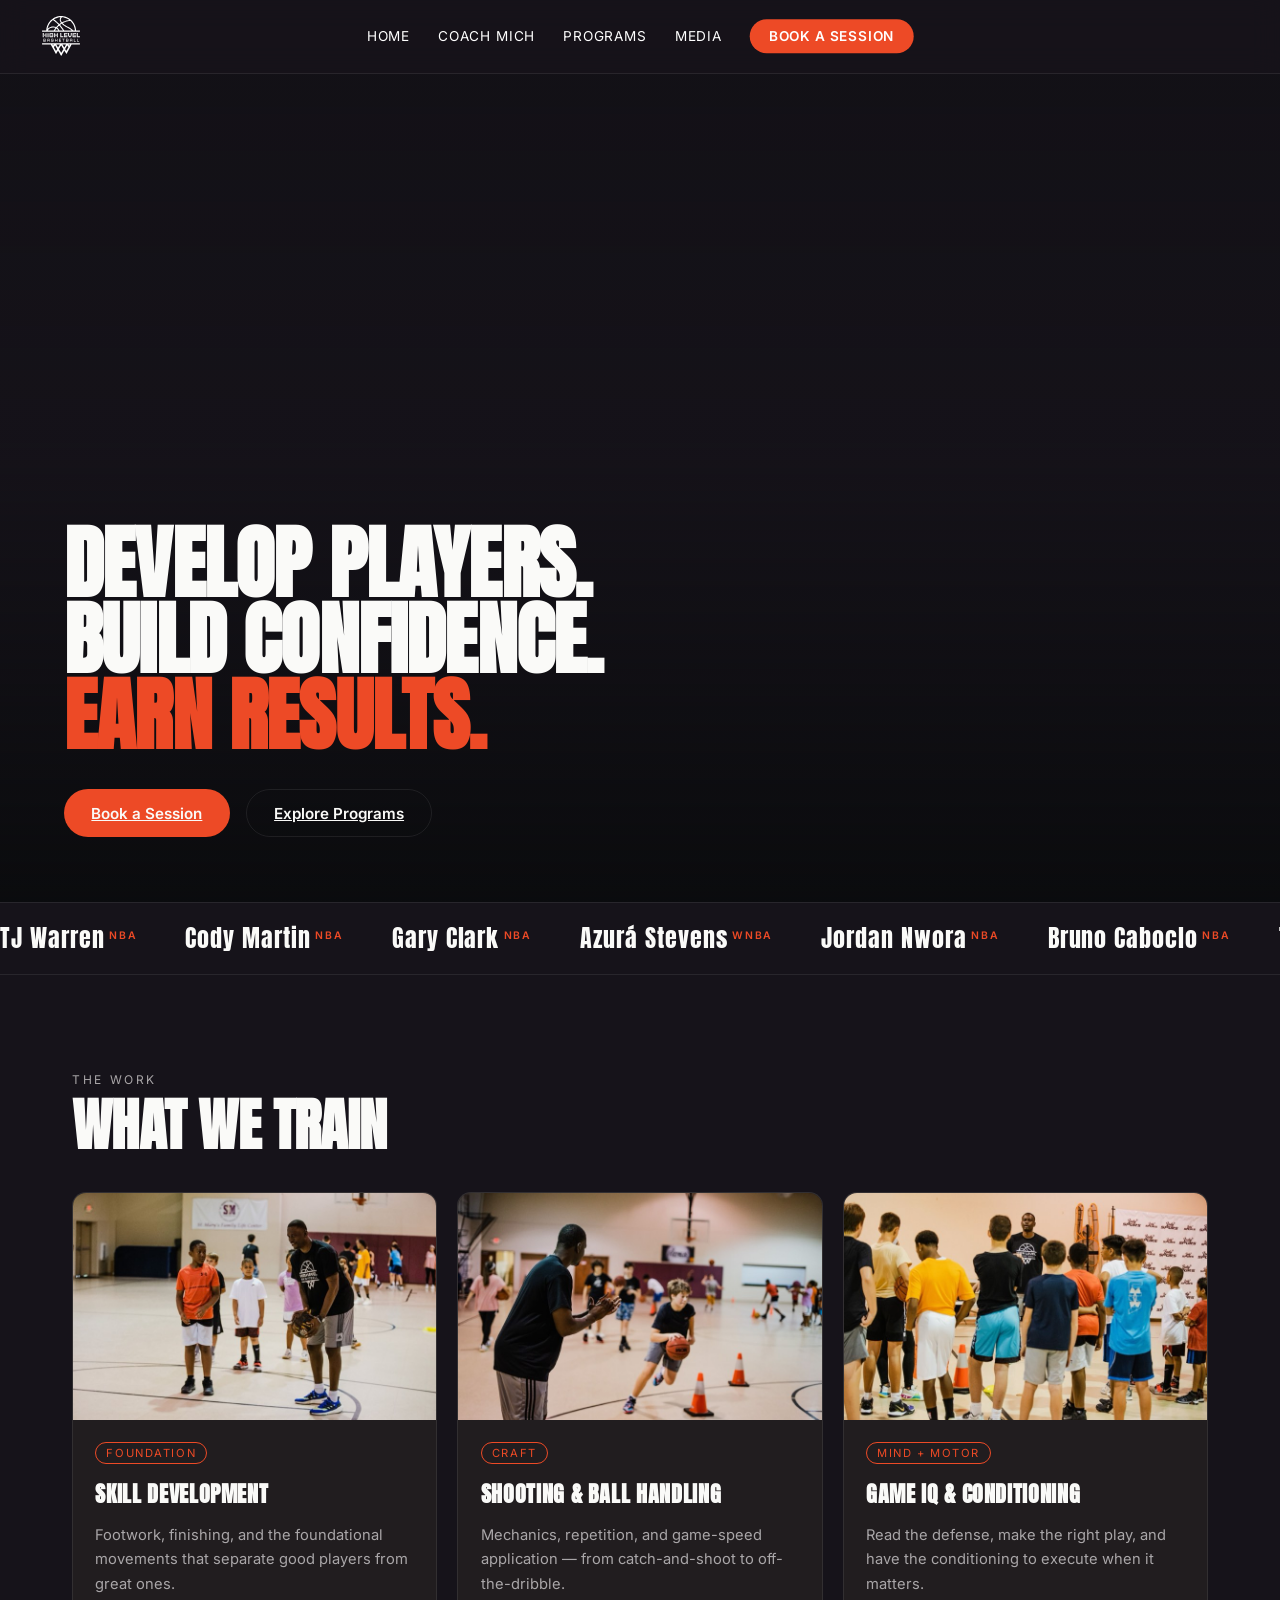
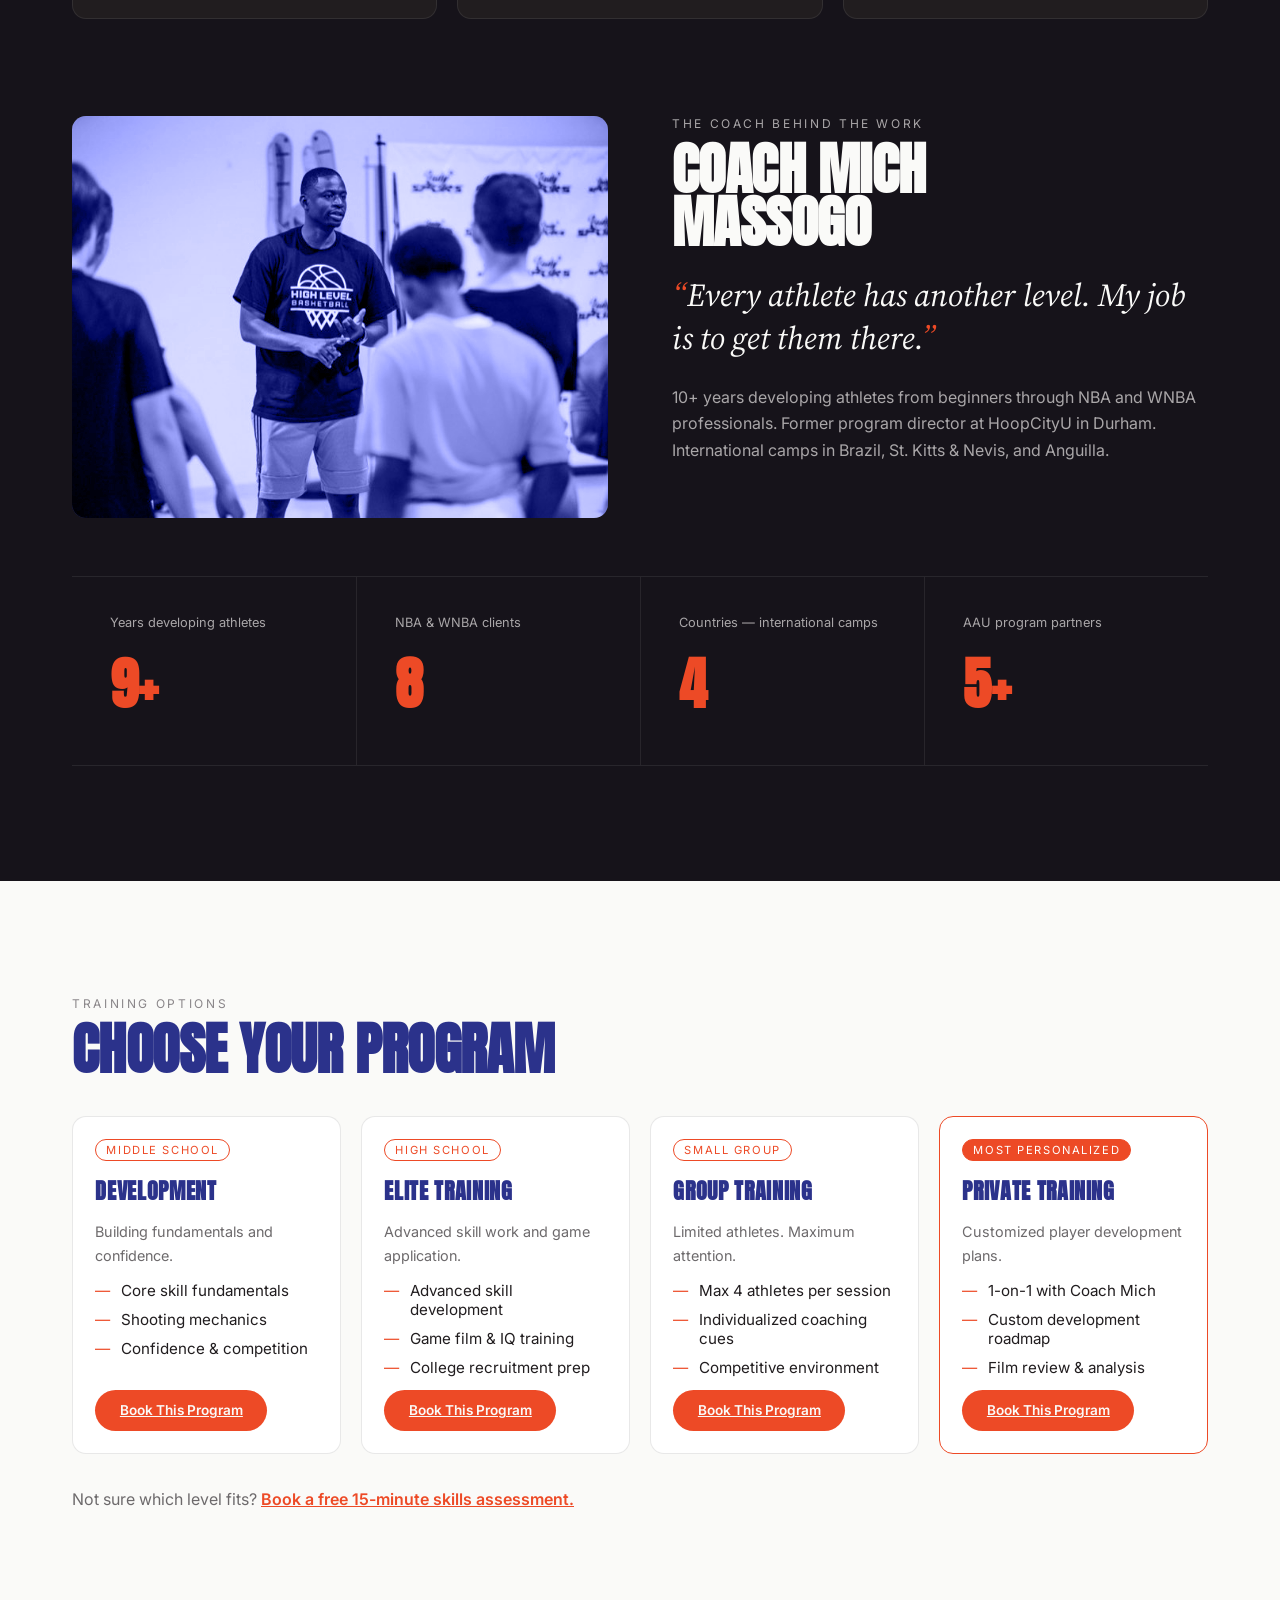
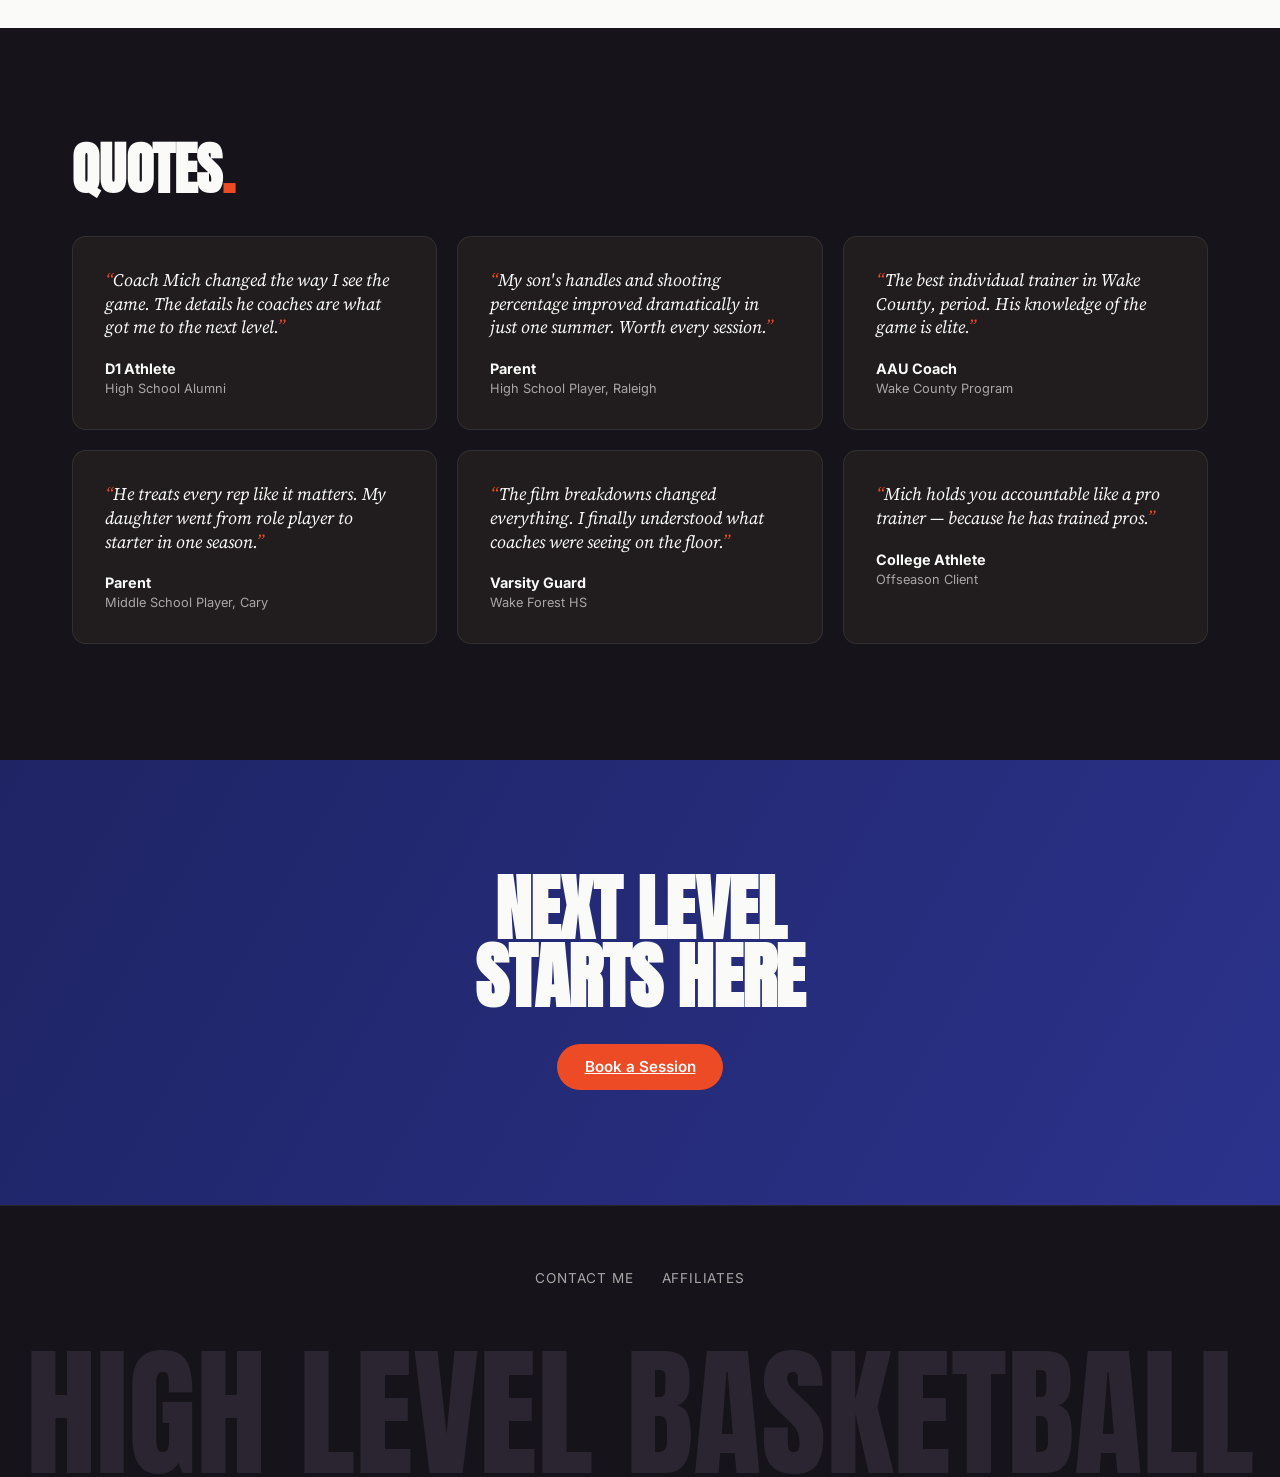
<file: index.html>
<!doctype html>
<html lang="en">
<head>
  <meta charset="utf-8">
  <meta name="viewport" content="width=device-width, initial-scale=1">
  <style>html{background:#16131a}body{opacity:0}</style>
  <title>High Level Basketball — Player Development in Wake County, NC</title>
  <link rel="preconnect" href="https://fonts.googleapis.com">
  <link rel="preconnect" href="https://fonts.gstatic.com" crossorigin>
  <link href="https://fonts.googleapis.com/css2?family=Anton&family=Source+Serif+4:ital,opsz,wght@0,8..60,400;1,8..60,400;1,8..60,600&family=Inter:wght@400;500;600&display=swap" rel="stylesheet">
  <link rel="stylesheet" href="assets/custom.css?v=9">
  <style>
    * { margin: 0; box-sizing: border-box; }
    body { -webkit-font-smoothing: antialiased; }
    .wrap { max-width: 1200px; margin-inline: auto; padding-inline: clamp(1.25rem, 4vw, 2rem); }
    .muted { color: var(--hlt-ink-dim); line-height: 1.65; }
    .grid-2 { display: grid; gap: clamp(2rem, 5vw, 4rem); grid-template-columns: repeat(auto-fit, minmax(320px, 1fr)); align-items: center; }
    .card-thumb { aspect-ratio: 16/10; overflow: hidden; }
    .card-thumb img { width: 100%; height: 100%; object-fit: cover; transition: transform 600ms var(--hlt-ease); }
    .hlt-card:hover .card-thumb img { transform: scale(1.04); }
    .card-body { padding: 1.4rem; display: grid; gap: .85rem; justify-items: start; }
    .card-body h3 { font-family: var(--hlt-font-display); font-size: 1.35rem; letter-spacing: .03em; text-transform: uppercase; }
    .testimonials { display: grid; gap: 1.25rem; grid-template-columns: repeat(auto-fit, minmax(300px, 1fr)); }
    .t-card { background: var(--hlt-surface); border: 1px solid var(--hlt-line); border-radius: 14px; padding: 2rem; display: grid; gap: 1.25rem; align-content: start; }
    .t-card cite { font-style: normal; }
    .t-card cite strong { display: block; font-size: .9rem; }
    .t-card cite span { font-size: .8rem; color: var(--hlt-ink-dim); }
    .cta-band { background: linear-gradient(120deg, var(--hlt-blue-dark), var(--hlt-blue)); text-align: center; }
    .hero-logo { width: clamp(72px, 9vw, 110px); margin-bottom: 1.5rem; }
    .hero-loc { display: flex; align-items: center; gap: .5em; }
    .hero-loc::before { content: ''; width: 8px; height: 8px; border-radius: 50%; background: var(--hlt-accent); }
    /* Coach: text column starts at the top edge of the photo */
    #coach .grid-2 { align-items: start; }
    /* Programs: equal-height cards, CTA pinned to bottom so all
       "Book This Program" buttons sit on the same line per row */
    #programs .hlt-card { display: flex; flex-direction: column; }
    #programs .card-body { flex: 1; display: flex; flex-direction: column; align-items: flex-start; gap: .85rem; }
    #programs .card-body .hlt-btn { margin-top: auto; }
    /* Results fold-in: alumni wall + path (from the retired Results page) */
    .alumni-grid { display: grid; gap: 1px; background: var(--hlt-line); border: 1px solid var(--hlt-line); border-radius: 14px; overflow: hidden; grid-template-columns: repeat(auto-fill, minmax(220px, 1fr)); }
    .alum { background: var(--hlt-bg); padding: 1.6rem 1.5rem; display: grid; gap: .35rem; transition: background var(--hlt-dur) var(--hlt-ease); }
    .alum:hover { background: var(--hlt-surface); }
    .alum strong { font-family: var(--hlt-font-display); font-size: 1.25rem; letter-spacing: .03em; text-transform: uppercase; }
    .alum .league { font-size: .68rem; font-weight: 600; letter-spacing: .18em; color: var(--hlt-accent); }
    .alum.d1 .league, .alum.pro .league { color: var(--hlt-ink-dim); }
    a.alum-cta { text-decoration: none; color: inherit; background: var(--hlt-accent); }
    a.alum-cta:hover { background: var(--hlt-accent); filter: brightness(1.08); }
    a.alum-cta strong { color: #fff; }
    a.alum-cta .league { color: rgba(255,255,255,.85); }
  </style>
</head>
<body data-hlt-theme="dark">

  <nav class="hlt-nav">
    <a class="hlt-nav__logo" href="index.html"><img src="assets/hlb-logo-mono-white.svg" alt="High Level Basketball"></a>
    <div class="hlt-nav__links">
      <a href="index.html" aria-current="page">Home</a>
      <a href="#coach">Coach Mich</a>
      <a href="#programs">Programs</a>
      <a href="film-room.html">Media</a>
      <a class="hlt-btn" href="book.html" style="padding:.65em 1.4em">Book a Session</a>
    </div>
  </nav>

  <!-- HERO — fog film + fragment logo-build overlay + CSS text sequence.
       (The one-film cinematic take is archived at assets/video/hero-sequence.mp4;
       its hoop-energy moment is earmarked for reuse.) -->
  <header class="hlt-hero" id="hero">
    <div class="hlt-hero__media">
      <video autoplay muted playsinline>
        <source src="assets/hero-loop.mp4" type="video/mp4">
      </video>
    </div>
    <video class="hlt-brand-video" autoplay muted playsinline aria-hidden="true">
      <source src="assets/logo-build.mp4" type="video/mp4">
    </video>
    <div data-hlt-scrollseq>
      <h1 class="hlt-display" style="font-size:clamp(2.5rem,7vw,5rem)">
        <span class="hlt-seq" data-hlt-step="1">Develop players.</span><br>
        <span data-hlt-step="1" data-hlt-build="0.55" data-hlt-build-step="0.07">Build confidence.</span><br>
        <span class="hlt-seq" data-hlt-step="1" style="color:var(--hlt-accent); animation-delay:1.7s"><span class="hlt-earn" style="animation-delay:2.5s">Earn</span> results.</span>
      </h1>
      <div class="hlt-seq" data-hlt-step="1" style="display:flex; gap:1rem; margin-top:2.25rem; flex-wrap:wrap; animation-delay:2.9s">
        <a class="hlt-btn" href="book.html">Book a Session</a>
        <a class="hlt-btn hlt-btn--ghost" href="#programs">Explore Programs</a>
      </div>
    </div>
  </header>

  <!-- ALUMNI MARQUEE -->
  <div class="hlt-marquee" aria-label="Alumni">
    <div class="hlt-marquee__track">
      <span class="hlt-marquee__item">TJ Warren<small>NBA</small></span>
      <span class="hlt-marquee__item">Cody Martin<small>NBA</small></span>
      <span class="hlt-marquee__item">Gary Clark<small>NBA</small></span>
      <span class="hlt-marquee__item">Azurá Stevens<small>WNBA</small></span>
      <span class="hlt-marquee__item">Jordan Nwora<small>NBA</small></span>
      <span class="hlt-marquee__item">Bruno Caboclo<small>NBA</small></span>
      <span class="hlt-marquee__item">Terry Henderson<small>PRO</small></span>
      <span class="hlt-marquee__item">Dez Wells<small>D1</small></span>
      <span class="hlt-marquee__item">Cedric Simmons<small>NBA</small></span>
    </div>
    <div class="hlt-marquee__track" aria-hidden="true">
      <span class="hlt-marquee__item">TJ Warren<small>NBA</small></span>
      <span class="hlt-marquee__item">Cody Martin<small>NBA</small></span>
      <span class="hlt-marquee__item">Gary Clark<small>NBA</small></span>
      <span class="hlt-marquee__item">Azurá Stevens<small>WNBA</small></span>
      <span class="hlt-marquee__item">Jordan Nwora<small>NBA</small></span>
      <span class="hlt-marquee__item">Bruno Caboclo<small>NBA</small></span>
      <span class="hlt-marquee__item">Terry Henderson<small>PRO</small></span>
      <span class="hlt-marquee__item">Dez Wells<small>D1</small></span>
      <span class="hlt-marquee__item">Cedric Simmons<small>NBA</small></span>
    </div>
  </div>

  <!-- WHAT WE TRAIN -->
  <section class="hlt-section wrap" data-hlt-reveal style="padding-top:clamp(3.36rem,7.56vw,6.72rem); padding-bottom:clamp(1.68rem,3.78vw,3.36rem)">
    <p class="hlt-eyebrow" style="margin-bottom:.75rem">The work</p>
    <h2 class="hlt-display" style="font-size:clamp(2rem,5vw,3.5rem); margin-bottom:2.5rem">What we train</h2>
    <div class="hlt-cards">
      <article class="hlt-card">
        <div class="card-thumb"><img src="assets/img/hlb-photo-4.jpg" alt=""></div>
        <div class="card-body">
          <span class="hlt-card__tag">Foundation</span>
          <h3>Skill Development</h3>
          <p class="muted" style="font-size:.92rem">Footwork, finishing, and the foundational movements that separate good players from great ones.</p>
        </div>
      </article>
      <article class="hlt-card">
        <div class="card-thumb"><img src="assets/img/hlb-photo-2.jpg" alt=""></div>
        <div class="card-body">
          <span class="hlt-card__tag">Craft</span>
          <h3>Shooting &amp; Ball Handling</h3>
          <p class="muted" style="font-size:.92rem">Mechanics, repetition, and game-speed application — from catch-and-shoot to off-the-dribble.</p>
        </div>
      </article>
      <article class="hlt-card">
        <div class="card-thumb"><img src="assets/img/hlb-photo-7.jpg" alt=""></div>
        <div class="card-body">
          <span class="hlt-card__tag">Mind + Motor</span>
          <h3>Game IQ &amp; Conditioning</h3>
          <p class="muted" style="font-size:.92rem">Read the defense, make the right play, and have the conditioning to execute when it matters.</p>
        </div>
      </article>
    </div>
  </section>

  <!-- COACH -->
  <section id="coach" class="hlt-section wrap" data-hlt-reveal style="padding-top:clamp(1.68rem,3.78vw,3.36rem); padding-bottom:clamp(1rem,2.25vw,2rem)">
    <div class="grid-2">
      <div class="hlt-duotone" style="aspect-ratio:4/3">
        <img src="assets/img/hlb-photo-6.jpg" alt="Coach Mich Massogo coaching a group session">
      </div>
      <div>
        <p class="hlt-eyebrow" style="margin-bottom:.75rem">The coach behind the work</p>
        <h2 class="hlt-display" style="font-size:clamp(2rem,5vw,3.5rem)">Coach Mich<br>Massogo</h2>
        <p class="hlt-quote" style="margin:1.5rem 0">Every athlete has another level. My job is to get them there.</p>
        <p class="muted">10+ years developing athletes from beginners through NBA and WNBA professionals. Former program director at HoopCityU in Durham. International camps in Brazil, St. Kitts &amp; Nevis, and Anguilla.</p>
      </div>
    </div>
  </section>

  <!-- PROOF BAR -->
  <section class="hlt-section wrap" data-hlt-reveal style="padding-top:clamp(1rem,2.25vw,2rem)">
    <div class="hlt-stats">
      <div class="hlt-stat">
        <p class="hlt-stat__label">Years developing athletes</p>
        <p class="hlt-stat__value"><span data-hlt-count="10" data-hlt-suffix="+">0</span></p>
      </div>
      <div class="hlt-stat">
        <p class="hlt-stat__label">NBA &amp; WNBA clients</p>
        <p class="hlt-stat__value"><span data-hlt-count="9">0</span></p>
      </div>
      <div class="hlt-stat">
        <p class="hlt-stat__label">Countries — international camps</p>
        <p class="hlt-stat__value"><span data-hlt-count="4">0</span></p>
      </div>
      <div class="hlt-stat">
        <p class="hlt-stat__label">AAU program partners</p>
        <p class="hlt-stat__value"><span data-hlt-count="5" data-hlt-suffix="+">0</span></p>
      </div>
    </div>
  </section>

  <!-- PROGRAMS -->
  <section id="programs" class="hlt-section hlt-paper">
    <div class="wrap" data-hlt-reveal>
      <p class="hlt-eyebrow" style="margin-bottom:.75rem">Training options</p>
      <h2 class="hlt-display" style="font-size:clamp(2rem,5vw,3.5rem); color:var(--hlt-blue); margin-bottom:2.5rem">Choose your program</h2>
      <div class="hlt-cards" style="grid-template-columns:repeat(auto-fill,minmax(250px,1fr))">
        <article class="hlt-card">
          <div class="card-body">
            <span class="hlt-card__tag">Middle School</span>
            <h3 style="color:var(--hlt-blue)">Development</h3>
            <p class="muted" style="font-size:.9rem">Building fundamentals and confidence.</p>
            <ul class="hlt-list" style="color:#211d1f; font-size:.85rem">
              <li>Core skill fundamentals</li>
              <li>Shooting mechanics</li>
              <li>Confidence &amp; competition</li>
            </ul>
            <a class="hlt-btn" href="book.html" style="font-size:.85rem">Book This Program</a>
          </div>
        </article>
        <article class="hlt-card">
          <div class="card-body">
            <span class="hlt-card__tag">High School</span>
            <h3 style="color:var(--hlt-blue)">Elite Training</h3>
            <p class="muted" style="font-size:.9rem">Advanced skill work and game application.</p>
            <ul class="hlt-list" style="color:#211d1f; font-size:.85rem">
              <li>Advanced skill development</li>
              <li>Game film &amp; IQ training</li>
              <li>College recruitment prep</li>
            </ul>
            <a class="hlt-btn" href="book.html" style="font-size:.85rem">Book This Program</a>
          </div>
        </article>
        <article class="hlt-card">
          <div class="card-body">
            <span class="hlt-card__tag">Small Group</span>
            <h3 style="color:var(--hlt-blue)">Group Training</h3>
            <p class="muted" style="font-size:.9rem">Limited athletes. Maximum attention.</p>
            <ul class="hlt-list" style="color:#211d1f; font-size:.85rem">
              <li>Max 4 athletes per session</li>
              <li>Individualized coaching cues</li>
              <li>Competitive environment</li>
            </ul>
            <a class="hlt-btn" href="book.html" style="font-size:.85rem">Book This Program</a>
          </div>
        </article>
        <article class="hlt-card" style="border-color:var(--hlt-accent)">
          <div class="card-body">
            <span class="hlt-card__tag" style="background:var(--hlt-accent); color:#fff; border-color:var(--hlt-accent)">Most Personalized</span>
            <h3 style="color:var(--hlt-blue)">Private Training</h3>
            <p class="muted" style="font-size:.9rem">Customized player development plans.</p>
            <ul class="hlt-list" style="color:#211d1f; font-size:.85rem">
              <li>1-on-1 with Coach Mich</li>
              <li>Custom development roadmap</li>
              <li>Film review &amp; analysis</li>
            </ul>
            <a class="hlt-btn" href="book.html" style="font-size:.85rem">Book This Program</a>
          </div>
        </article>
      </div>
      <p class="muted" style="margin-top:2rem">Not sure which level fits? <a href="book.html" style="color:var(--hlt-accent); font-weight:600">Book a free 15-minute skills assessment.</a></p>
    </div>
  </section>

  <!-- QUOTES -->
  <section class="hlt-section wrap" data-hlt-reveal>
    <h2 class="hlt-display" style="font-size:clamp(2rem,5vw,3.5rem); margin-bottom:2.5rem">Quotes<span style="color:var(--hlt-accent)">.</span></h2>
    <div class="testimonials">
      <figure class="t-card">
        <blockquote class="hlt-quote" style="font-size:1.1rem">Coach Mich changed the way I see the game. The details he coaches are what got me to the next level.</blockquote>
        <cite><strong>D1 Athlete</strong><span>High School Alumni</span></cite>
      </figure>
      <figure class="t-card">
        <blockquote class="hlt-quote" style="font-size:1.1rem">My son's handles and shooting percentage improved dramatically in just one summer. Worth every session.</blockquote>
        <cite><strong>Parent</strong><span>High School Player, Raleigh</span></cite>
      </figure>
      <figure class="t-card">
        <blockquote class="hlt-quote" style="font-size:1.1rem">The best individual trainer in Wake County, period. His knowledge of the game is elite.</blockquote>
        <cite><strong>AAU Coach</strong><span>Wake County Program</span></cite>
      </figure>
      <!-- PLACEHOLDER QUOTES below — swap for real testimonials before launch -->
      <figure class="t-card">
        <blockquote class="hlt-quote" style="font-size:1.1rem">He treats every rep like it matters. My daughter went from role player to starter in one season.</blockquote>
        <cite><strong>Parent</strong><span>Middle School Player, Cary</span></cite>
      </figure>
      <figure class="t-card">
        <blockquote class="hlt-quote" style="font-size:1.1rem">The film breakdowns changed everything. I finally understood what coaches were seeing on the floor.</blockquote>
        <cite><strong>Varsity Guard</strong><span>Wake Forest HS</span></cite>
      </figure>
      <figure class="t-card">
        <blockquote class="hlt-quote" style="font-size:1.1rem">Mich holds you accountable like a pro trainer — because he has trained pros.</blockquote>
        <cite><strong>College Athlete</strong><span>Offseason Client</span></cite>
      </figure>
    </div>
  </section>

  <!-- CTA -->
  <section class="hlt-section cta-band">
    <div class="wrap" data-hlt-reveal>
      <h2 class="hlt-display" style="font-size:clamp(2.25rem,6vw,4.5rem)">Next Level<br>Starts Here</h2>
      <a class="hlt-btn" href="book.html" style="margin-top:2rem">Book a Session</a>
    </div>
  </section>

  <footer class="hlt-footer">
    <div class="wrap hlt-section--tight" style="display:flex; justify-content:center; align-items:center">
      <div class="hlt-nav__links" style="margin:0; white-space:nowrap">
        <a href="#contact">Contact Me</a>
        <a href="#affiliates">Affiliates</a>
      </div>
    </div>
    <p class="hlt-footer__wordmark" aria-hidden="true">High Level Basketball</p>
  </footer>

  <script src="assets/custom.js?v=9"></script>
</body>
</html>
</file>
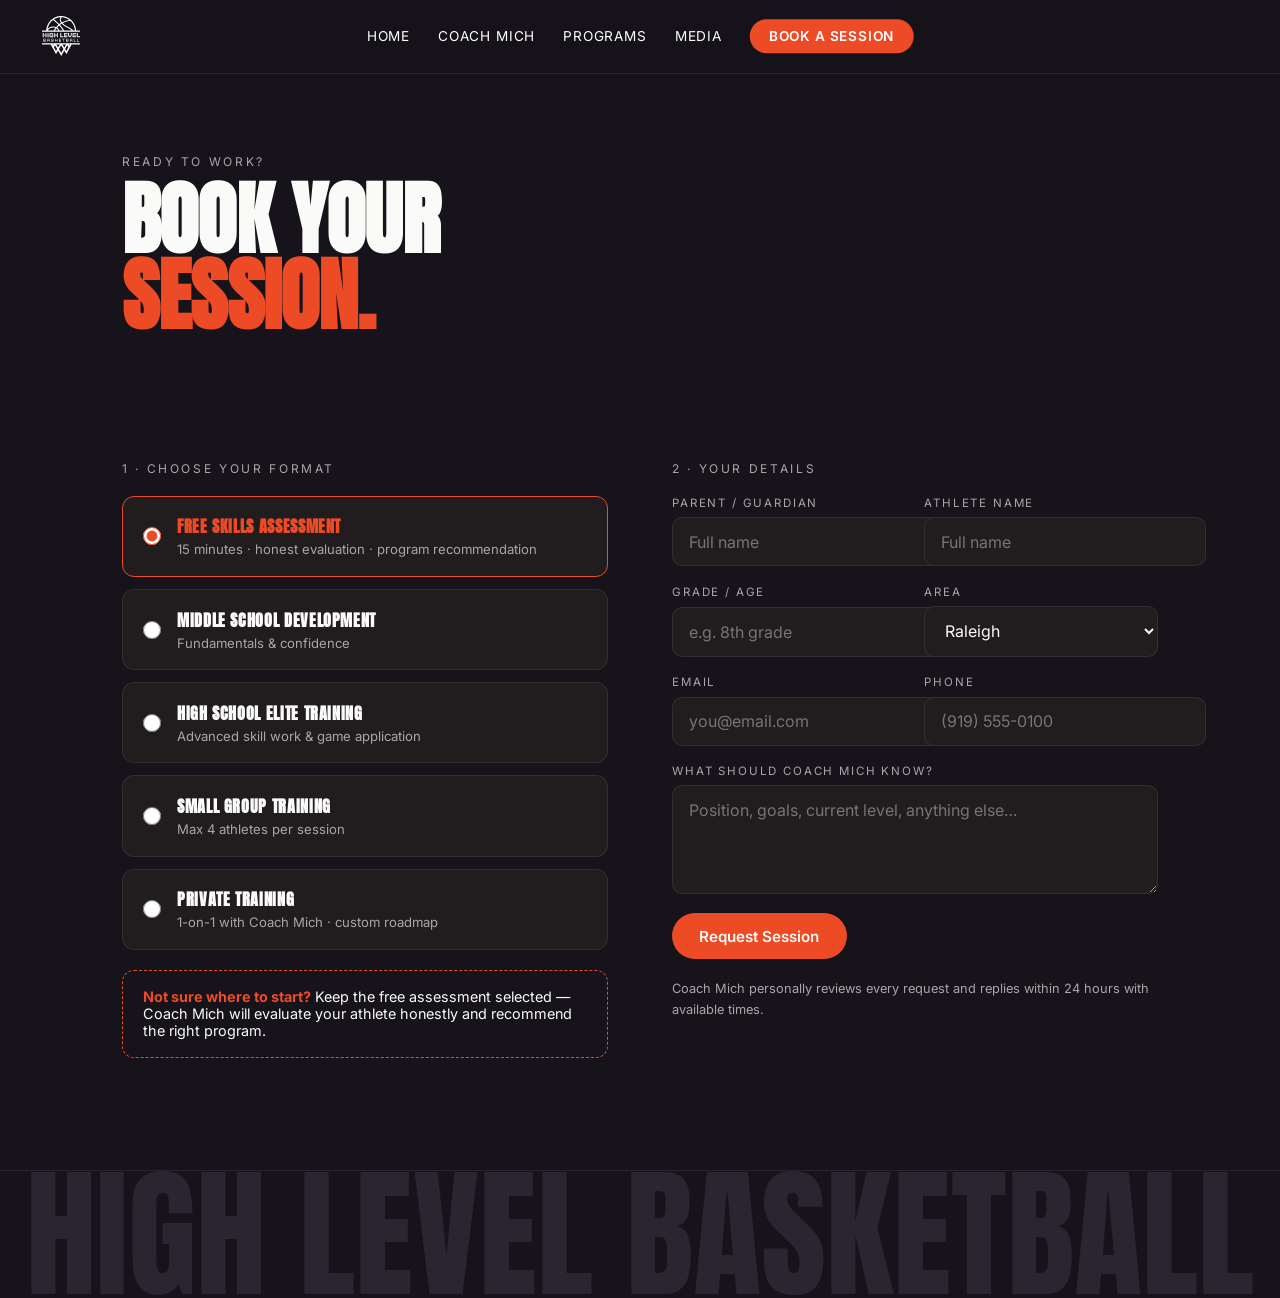
<file: book.html>
<!doctype html>
<html lang="en">
<head>
  <meta charset="utf-8">
  <meta name="viewport" content="width=device-width, initial-scale=1">
  <style>html{background:#16131a}body{opacity:0}</style>
  <title>Book a Session — High Level Basketball</title>
  <link rel="preconnect" href="https://fonts.googleapis.com">
  <link rel="preconnect" href="https://fonts.gstatic.com" crossorigin>
  <link href="https://fonts.googleapis.com/css2?family=Anton&family=Source+Serif+4:ital,opsz,wght@0,8..60,400;1,8..60,400;1,8..60,600&family=Inter:wght@400;500;600&display=swap" rel="stylesheet">
  <link rel="stylesheet" href="assets/custom.css?v=9">
  <style>
    * { margin: 0; box-sizing: border-box; }
    body { -webkit-font-smoothing: antialiased; }
    .wrap { max-width: 1100px; margin-inline: auto; padding-inline: clamp(1.25rem, 4vw, 2rem); }
    .muted { color: var(--hlt-ink-dim); line-height: 1.65; }
    .book-grid { display: grid; gap: clamp(2rem, 5vw, 4rem); grid-template-columns: repeat(auto-fit, minmax(320px, 1fr)); align-items: start; }
    .program-pick { display: grid; gap: .75rem; }
    .pick {
      display: flex; align-items: center; gap: 1rem;
      background: var(--hlt-surface); border: 1px solid var(--hlt-line);
      border-radius: 12px; padding: 1.1rem 1.25rem; cursor: pointer;
      transition: border-color var(--hlt-dur) var(--hlt-ease), transform var(--hlt-dur) var(--hlt-ease);
    }
    .pick:hover { transform: translateY(-2px); }
    .pick input { accent-color: var(--hlt-accent); width: 18px; height: 18px; }
    .pick input:checked + div strong { color: var(--hlt-accent); }
    .pick:has(input:checked) { border-color: var(--hlt-accent); }
    .pick strong { display: block; font-family: var(--hlt-font-display); letter-spacing: .04em; text-transform: uppercase; font-size: 1rem; }
    .pick span { font-size: .82rem; color: var(--hlt-ink-dim); }
    form.booking { display: grid; gap: 1.15rem; }
    .field-row { display: grid; gap: 1.15rem; grid-template-columns: repeat(auto-fit, minmax(180px, 1fr)); }
    .free-note {
      border: 1px dashed var(--hlt-accent); border-radius: 12px; padding: 1.1rem 1.25rem;
      font-size: .9rem; color: var(--hlt-ink);
    }
  </style>
</head>
<body data-hlt-theme="dark">

  <nav class="hlt-nav">
    <a class="hlt-nav__logo" href="index.html"><img src="assets/hlb-logo-mono-white.svg" alt="High Level Basketball"></a>
    <div class="hlt-nav__links">
      <a href="index.html">Home</a>
      <a href="index.html#coach">Coach Mich</a>
      <a href="index.html#programs">Programs</a>
      <a href="film-room.html">Media</a>
      <a class="hlt-btn" href="book.html" aria-current="page" style="padding:.65em 1.4em">Book a Session</a>
    </div>
  </nav>

  <header class="hlt-section--tight wrap" style="padding-top:clamp(3rem,7vw,5rem)">
    <p class="hlt-eyebrow" style="margin-bottom:.75rem" data-hlt-reveal>Ready to work?</p>
    <h1 class="hlt-display" style="font-size:clamp(2.5rem,7vw,5rem)" data-hlt-reveal>Book your<br><span style="color:var(--hlt-accent)">session.</span></h1>
  </header>

  <main class="hlt-section--tight wrap" style="padding-bottom:clamp(4rem,9vw,7rem)">
    <div class="book-grid">
      <!-- Step 1: pick a program -->
      <section data-hlt-reveal>
        <p class="hlt-eyebrow" style="margin-bottom:1.25rem">1 · Choose your format</p>
        <div class="program-pick" role="radiogroup" aria-label="Program">
          <label class="pick"><input type="radio" name="program" value="assessment" checked>
            <div><strong>Free Skills Assessment</strong><span>15 minutes · honest evaluation · program recommendation</span></div>
          </label>
          <label class="pick"><input type="radio" name="program" value="middle-school">
            <div><strong>Middle School Development</strong><span>Fundamentals &amp; confidence</span></div>
          </label>
          <label class="pick"><input type="radio" name="program" value="high-school">
            <div><strong>High School Elite Training</strong><span>Advanced skill work &amp; game application</span></div>
          </label>
          <label class="pick"><input type="radio" name="program" value="small-group">
            <div><strong>Small Group Training</strong><span>Max 4 athletes per session</span></div>
          </label>
          <label class="pick"><input type="radio" name="program" value="private">
            <div><strong>Private Training</strong><span>1-on-1 with Coach Mich · custom roadmap</span></div>
          </label>
        </div>
        <div class="free-note" style="margin-top:1.25rem">
          <strong style="color:var(--hlt-accent)">Not sure where to start?</strong>
          Keep the free assessment selected — Coach Mich will evaluate your athlete honestly and recommend the right program.
        </div>
      </section>

      <!-- Step 2: details -->
      <section data-hlt-reveal>
        <p class="hlt-eyebrow" style="margin-bottom:1.25rem">2 · Your details</p>
        <form class="booking" onsubmit="return false">
          <div class="field-row">
            <div class="hlt-field"><label for="b-parent">Parent / Guardian</label><input id="b-parent" type="text" autocomplete="name" placeholder="Full name"></div>
            <div class="hlt-field"><label for="b-athlete">Athlete name</label><input id="b-athlete" type="text" placeholder="Full name"></div>
          </div>
          <div class="field-row">
            <div class="hlt-field"><label for="b-grade">Grade / Age</label><input id="b-grade" type="text" placeholder="e.g. 8th grade"></div>
            <div class="hlt-field"><label for="b-area">Area</label>
              <select id="b-area">
                <option>Raleigh</option><option>Cary</option><option>Apex</option><option>Wake Forest</option><option>Other Wake County</option>
              </select>
            </div>
          </div>
          <div class="field-row">
            <div class="hlt-field"><label for="b-email">Email</label><input id="b-email" type="email" autocomplete="email" placeholder="you@email.com"></div>
            <div class="hlt-field"><label for="b-phone">Phone</label><input id="b-phone" type="tel" autocomplete="tel" placeholder="(919) 555-0100"></div>
          </div>
          <div class="hlt-field"><label for="b-goals">What should Coach Mich know?</label><textarea id="b-goals" rows="4" placeholder="Position, goals, current level, anything else…"></textarea></div>
          <button class="hlt-btn" type="submit" style="justify-self:start">Request Session</button>
          <p class="muted" style="font-size:.8rem">Coach Mich personally reviews every request and replies within 24 hours with available times.</p>
        </form>
      </section>
    </div>
  </main>

  <footer class="hlt-footer">
    <p class="hlt-footer__wordmark" aria-hidden="true">High Level Basketball</p>
  </footer>

  <script src="assets/custom.js?v=9"></script>
</body>
</html>
</file>
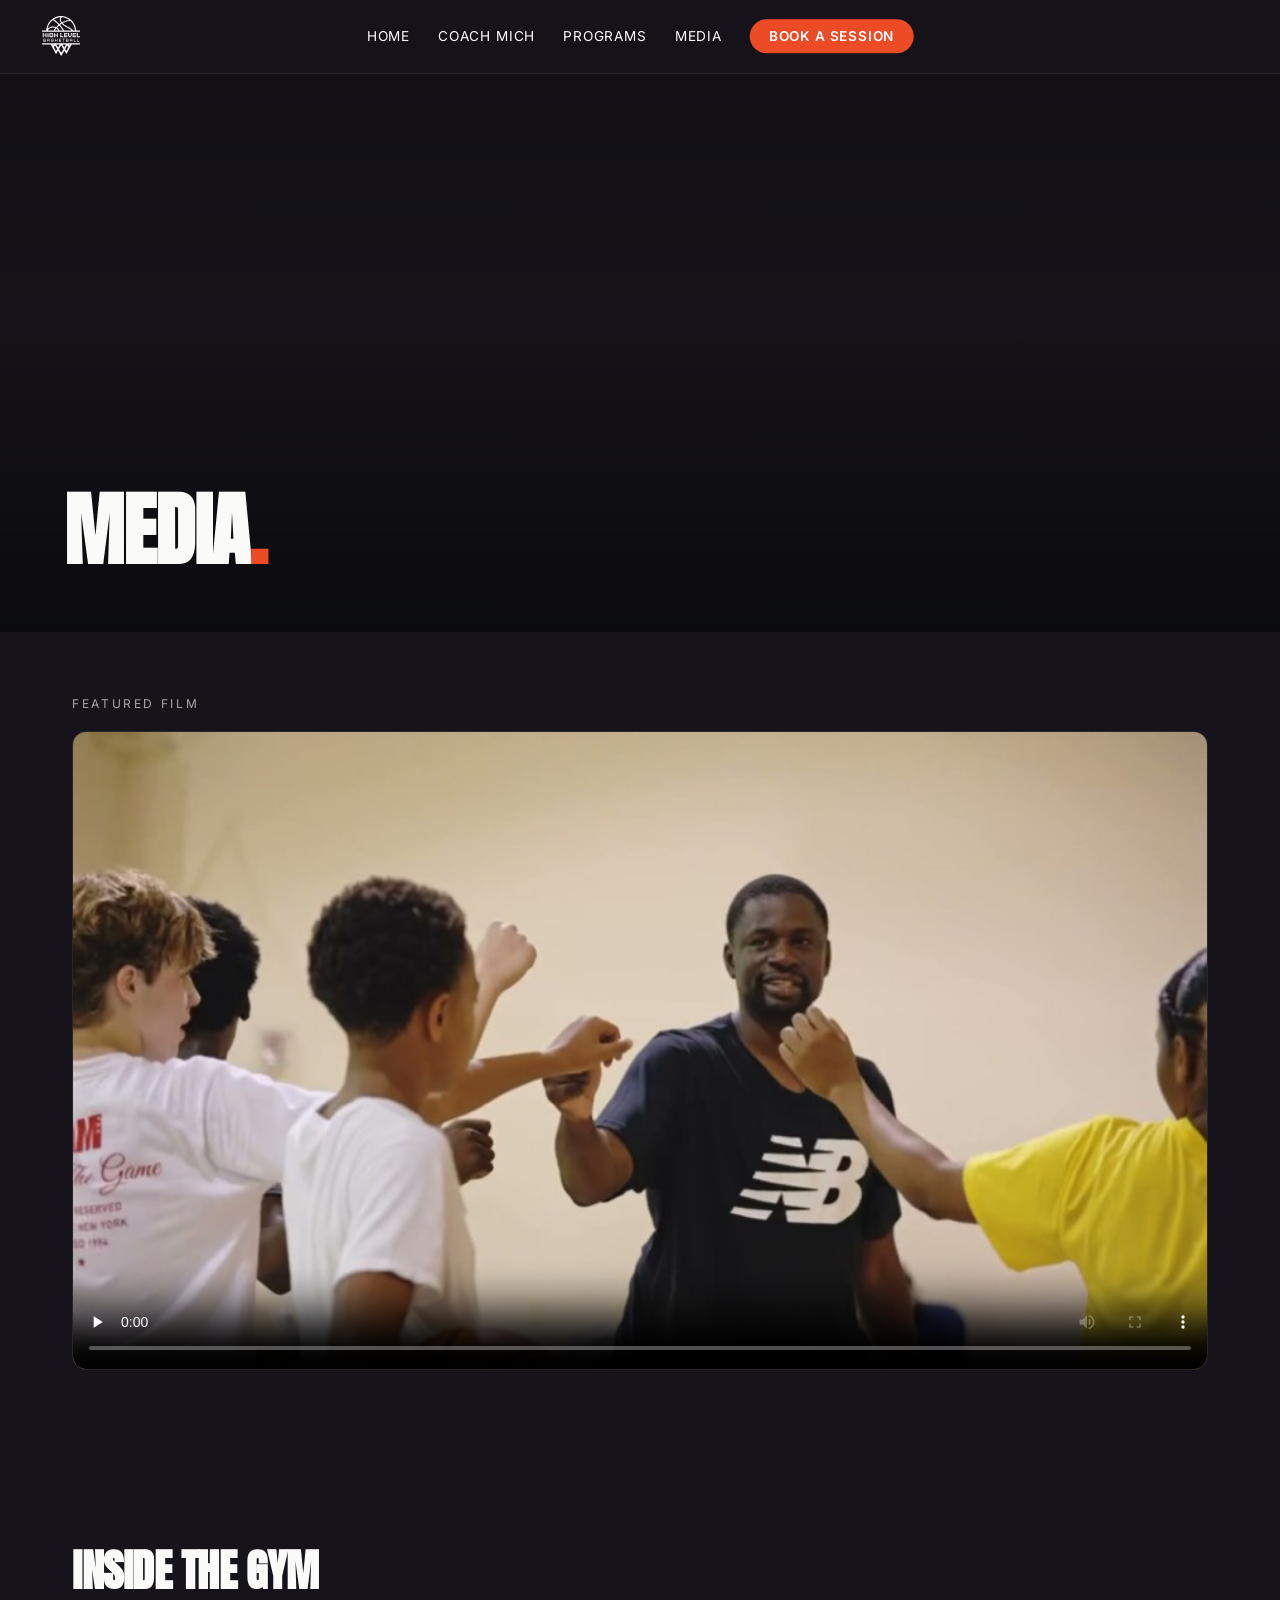
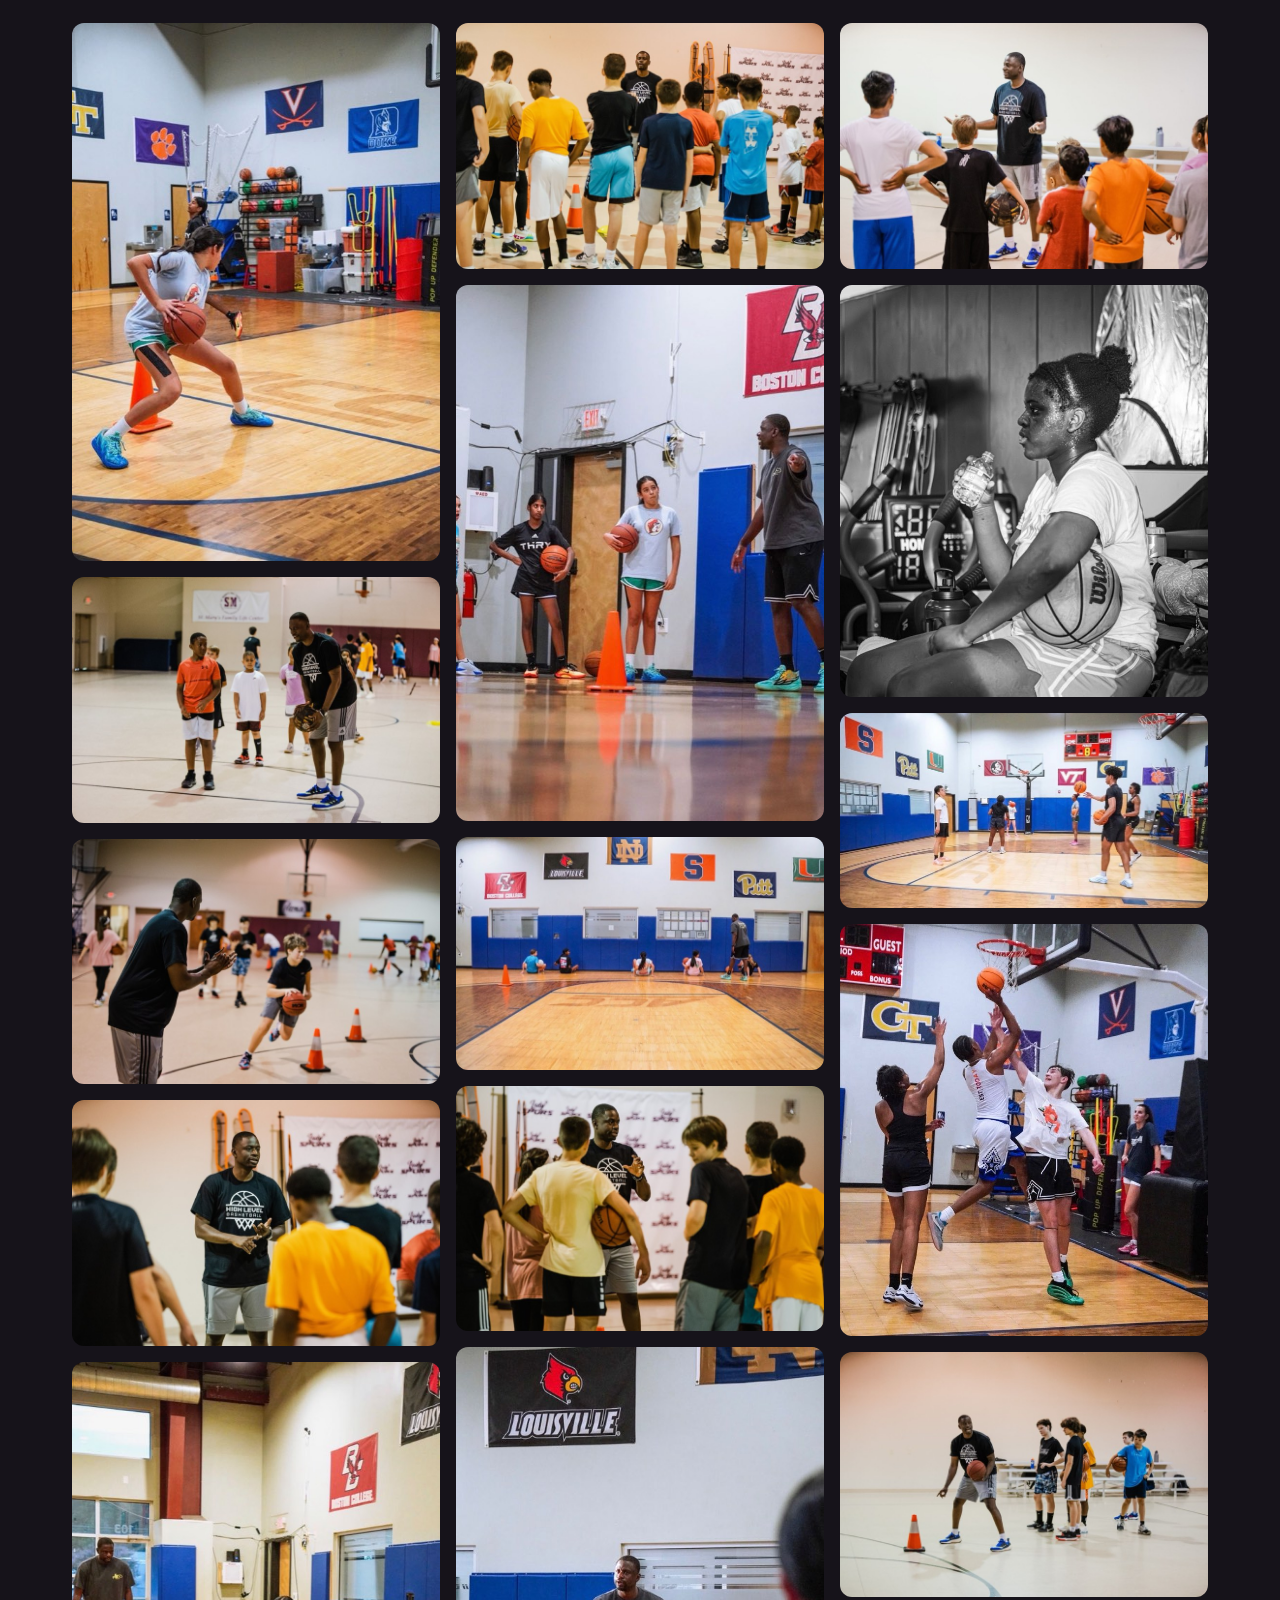
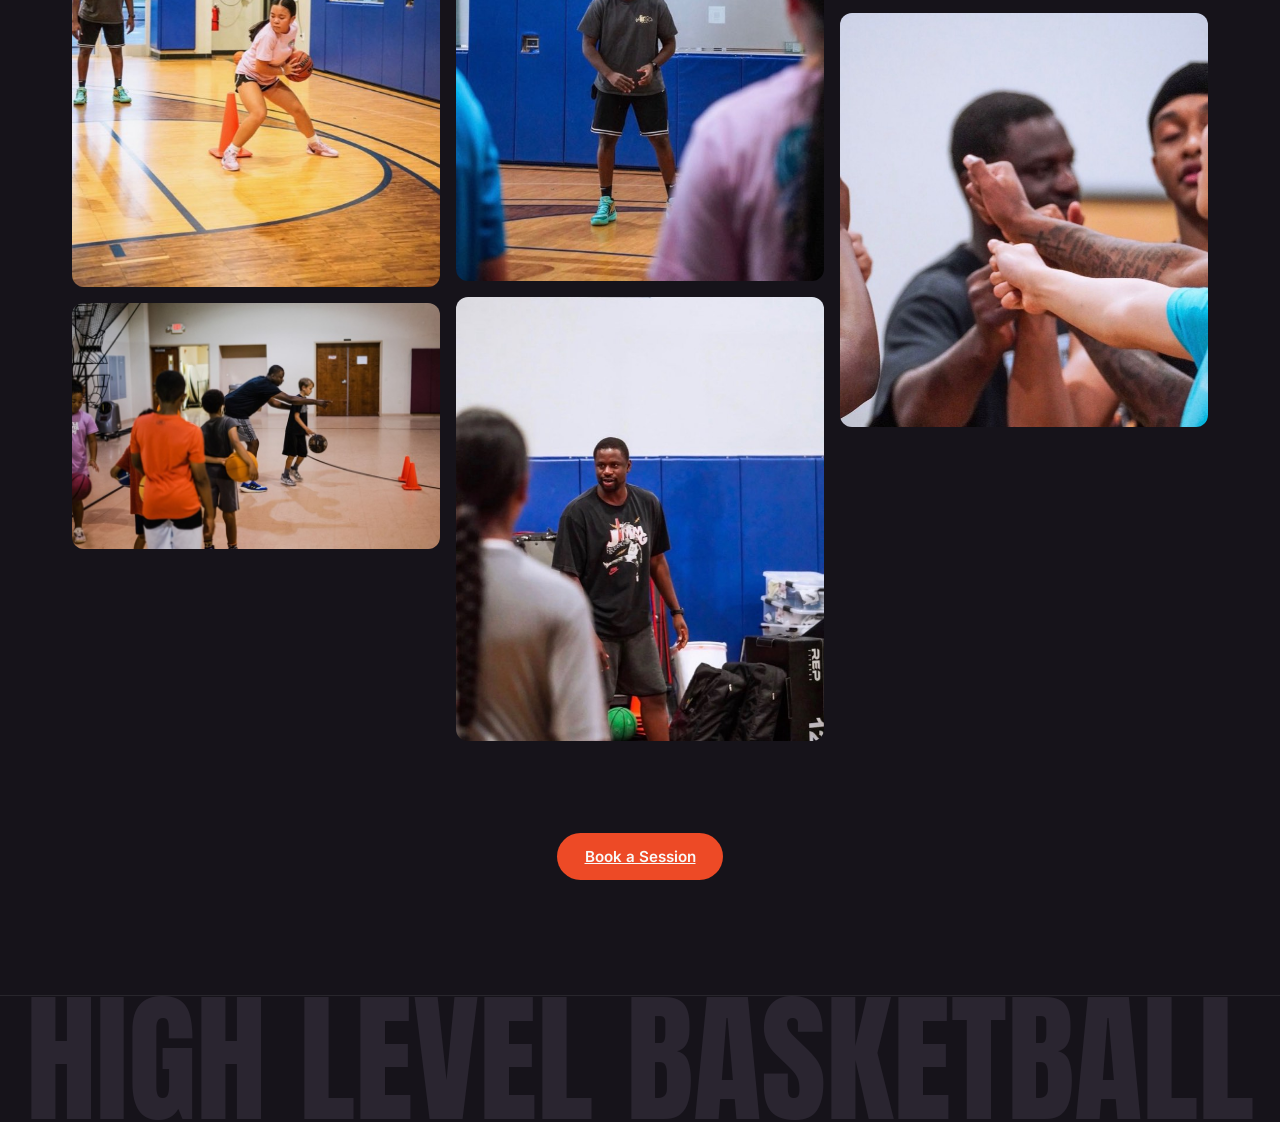
<file: film-room.html>
<!doctype html>
<html lang="en">
<head>
  <meta charset="utf-8">
  <meta name="viewport" content="width=device-width, initial-scale=1">
  <style>html{background:#16131a}body{opacity:0}</style>
  <title>Media — High Level Basketball</title>
  <link rel="preconnect" href="https://fonts.googleapis.com">
  <link rel="preconnect" href="https://fonts.gstatic.com" crossorigin>
  <link href="https://fonts.googleapis.com/css2?family=Anton&family=Source+Serif+4:ital,opsz,wght@0,8..60,400;1,8..60,400;1,8..60,600&family=Inter:wght@400;500;600&display=swap" rel="stylesheet">
  <link rel="stylesheet" href="assets/custom.css?v=9">
  <style>
    * { margin: 0; box-sizing: border-box; }
    body { -webkit-font-smoothing: antialiased; }
    .wrap { max-width: 1200px; margin-inline: auto; padding-inline: clamp(1.25rem, 4vw, 2rem); }
    .muted { color: var(--hlt-ink-dim); line-height: 1.65; }
    .fr-hero { min-height: 62svh; }
    .featured { position: relative; border-radius: 14px; overflow: hidden; border: 1px solid var(--hlt-line); }
    .featured video { display: block; width: 100%; }
  </style>
</head>
<body data-hlt-theme="dark">

  <nav class="hlt-nav">
    <a class="hlt-nav__logo" href="index.html"><img src="assets/hlb-logo-mono-white.svg" alt="High Level Basketball"></a>
    <div class="hlt-nav__links">
      <a href="index.html">Home</a>
      <a href="index.html#coach">Coach Mich</a>
      <a href="index.html#programs">Programs</a>
      <a href="film-room.html" aria-current="page">Media</a>
      <a class="hlt-btn" href="book.html" style="padding:.65em 1.4em">Book a Session</a>
    </div>
  </nav>

  <!-- HERO — the hoop-energy beat -->
  <header class="hlt-hero fr-hero">
    <div class="hlt-hero__media">
      <video autoplay muted loop playsinline style="animation:none">
        <source src="assets/filmroom-header.mp4" type="video/mp4">
      </video>
    </div>
    <div data-hlt-reveal>
      <h1 class="hlt-display" style="font-size:clamp(2.5rem,7vw,5rem)">Media<span style="color:var(--hlt-accent)">.</span></h1>
    </div>
  </header>

  <!-- FEATURED FILM -->
  <section class="hlt-section--tight wrap" style="padding-top:clamp(2.5rem,5vw,4rem)" data-hlt-reveal>
    <p class="hlt-eyebrow" style="margin-bottom:1.25rem">Featured film</p>
    <div class="featured">
      <video controls playsinline poster="assets/featured-poster.jpg" preload="none">
        <source src="assets/featured-film.mp4" type="video/mp4">
      </video>
    </div>
  </section>

  <!-- GALLERY -->
  <section class="hlt-section wrap" data-hlt-reveal style="padding-bottom:clamp(1.6rem,3.6vw,3.2rem)">
    <div style="display:flex; justify-content:space-between; align-items:end; gap:1.5rem; flex-wrap:wrap; margin-bottom:2rem">
      <h2 class="hlt-display" style="font-size:clamp(1.75rem,4vw,2.75rem)">Inside the gym</h2>
    </div>
    <div class="hlt-gallery">
      <figure class="hlt-gallery__item" data-cat="game"><img src="assets/img/hlb-photo-9.jpg" alt="Game action"></figure>
      <figure class="hlt-gallery__item" data-cat="camps"><img src="assets/img/hlb-photo-4.jpg" alt="Camp session"></figure>
      <figure class="hlt-gallery__item" data-cat="training"><img src="assets/img/hlb-photo-2.jpg" alt="Cone drill"></figure>
      <figure class="hlt-gallery__item" data-cat="camps"><img src="assets/img/hlb-photo-6.jpg" alt="Coach Mich coaching"></figure>
      <figure class="hlt-gallery__item" data-cat="game"><img src="assets/img/hlb-photo-10.jpg" alt="Game action"></figure>
      <figure class="hlt-gallery__item" data-cat="training"><img src="assets/img/hlb-photo-3.jpg" alt="Ball handling drill"></figure>
      <figure class="hlt-gallery__item" data-cat="camps"><img src="assets/img/hlb-photo-7.jpg" alt="Group huddle"></figure>
      <figure class="hlt-gallery__item" data-cat="game"><img src="assets/img/hlb-photo-11.jpg" alt="Game action"></figure>
      <figure class="hlt-gallery__item" data-cat="training"><img src="assets/img/hlb-photo-12.jpg" alt="Training session"></figure>
      <figure class="hlt-gallery__item" data-cat="camps"><img src="assets/img/hlb-photo-5.jpg" alt="Camp huddle"></figure>
      <figure class="hlt-gallery__item" data-cat="game"><img src="assets/img/hlb-photo-13.jpg" alt="Game action"></figure>
      <figure class="hlt-gallery__item" data-cat="training"><img src="assets/img/hlb-photo-14.jpg" alt="Skill work"></figure>
      <figure class="hlt-gallery__item" data-cat="camps"><img src="assets/img/hlb-photo-8.jpg" alt="Coach instruction"></figure>
      <figure class="hlt-gallery__item" data-cat="training"><img src="assets/img/hlb-photo-15.jpg" alt="Training session"></figure>
      <figure class="hlt-gallery__item" data-cat="game"><img src="assets/img/hlb-photo-16.jpg" alt="Game action"></figure>
      <figure class="hlt-gallery__item" data-cat="training"><img src="assets/img/hlb-photo-17.jpg" alt="Skill work"></figure>
      <figure class="hlt-gallery__item" data-cat="camps"><img src="assets/img/hlb-photo-1.jpg" alt="Camp group"></figure>
      <figure class="hlt-gallery__item" data-cat="game"><img src="assets/img/hlb-photo-18.jpg" alt="Game action"></figure>
    </div>
  </section>

  <!-- CTA -->
  <section class="hlt-section wrap" style="text-align:center; padding-top:clamp(1.6rem,3.6vw,3.2rem)" data-hlt-reveal>
    <a class="hlt-btn" href="book.html">Book a Session</a>
  </section>

  <footer class="hlt-footer">
    <p class="hlt-footer__wordmark" aria-hidden="true">High Level Basketball</p>
  </footer>

  <script src="assets/custom.js?v=9"></script>
</body>
</html>
</file>
<file: assets/custom.css>
/* ============================================================
   HIGH LEVEL TRAINING — Design System (DUDA code injection)
   Deploy: DUDA > Site Settings > Site HTML > HEAD (inside <style>)
   Scope: all rules prefixed with .hlt- or targeting [data-hlt-*]
   so DUDA editor chrome is never affected.
   ============================================================ */

:root {
  /* Canvas — deepened from brand ink #211d1f */
  --hlt-bg: #16131a;
  --hlt-surface: #211d1f;
  --hlt-surface-2: #2a2530;
  --hlt-line: rgba(255, 255, 255, 0.08);

  /* Ink */
  --hlt-ink: #fafaf8;   /* brand paper */
  --hlt-ink-dim: #a9a6a8; /* brand gray */

  /* Brand accents (extracted from HLB logo + site tokens) */
  --hlt-accent: #ed4a26;        /* orange — action */
  --hlt-accent-ink: #fafaf8;
  --hlt-blue: #2b328b;          /* royal blue — atmosphere */
  --hlt-blue-dark: #1e2464;

  /* Type — matches live site stack */
  --hlt-font-display: 'Anton', 'Archivo', system-ui, sans-serif;
  --hlt-font-body: 'Inter', system-ui, sans-serif;
  --hlt-font-serif: 'Source Serif 4', Georgia, serif;

  /* Motion */
  --hlt-ease: cubic-bezier(0.22, 1, 0.36, 1);
  --hlt-dur: 360ms;
}

/* ---------- Base overrides on DUDA canvas ---------- */
[data-hlt-theme] body,
body[data-hlt-theme] {
  background: var(--hlt-bg);
  color: var(--hlt-ink);
  font-family: var(--hlt-font-body);
}

/* ---------- Display type ---------- */
.hlt-display {
  font-family: var(--hlt-font-display);
  font-weight: 800;
  text-transform: uppercase;
  letter-spacing: -0.01em;
  line-height: 0.95;
  font-size: clamp(2.75rem, 8vw, 7rem);
}

.hlt-eyebrow {
  font-size: 0.75rem;
  letter-spacing: 0.22em;
  text-transform: uppercase;
  color: var(--hlt-ink-dim);
}

/* ---------- Hero (VanMoof pattern) ---------- */
.hlt-hero {
  position: relative;
  min-height: 92svh;
  display: grid;
  align-content: end;
  padding: clamp(1.5rem, 5vw, 4rem);
  overflow: hidden;
  isolation: isolate;
}
.hlt-hero__media {
  position: absolute;
  inset: 0;
  z-index: -1;
}
.hlt-hero__media video,
.hlt-hero__media img {
  width: 100%;
  height: 100%;
  object-fit: cover;
}
/* Continuous push toward the hoop — runs from frame one through the
   whole headline sequence, layered over the footage's own camera move */
.hlt-hero__media video {
  animation: hlt-hero-push 13s linear forwards;
  transform-origin: 50% 42%;
  will-change: transform;
}
@keyframes hlt-hero-push {
  from { transform: scale(1); }
  to   { transform: scale(1.16); }
}
@media (prefers-reduced-motion: reduce) {
  .hlt-hero__media video { animation: none; }
}
.hlt-hero__media::after {
  content: '';
  position: absolute;
  inset: 0;
  background: linear-gradient(180deg, rgba(10,11,13,.25) 0%, rgba(10,11,13,.05) 45%, rgba(10,11,13,.92) 100%);
}

/* ---------- Stat trio (Resend pattern) ---------- */
.hlt-stats {
  display: grid;
  grid-template-columns: repeat(auto-fit, minmax(220px, 1fr));
  border-block: 1px solid var(--hlt-line);
}
.hlt-stat {
  padding: clamp(1.5rem, 3vw, 3rem);
  border-inline-start: 1px solid var(--hlt-line);
  display: flex;
  flex-direction: column;
}
.hlt-stat:first-child { border-inline-start: 0; }
.hlt-stat__label {
  font-size: 0.8rem;
  color: var(--hlt-ink-dim);
  /* label takes the slack so every value sits on the same line
     regardless of how many lines the label wraps to */
  margin-bottom: auto;
  padding-bottom: 0.75rem;
}
.hlt-stat__value {
  font-family: var(--hlt-font-display);
  font-size: clamp(2rem, 4.5vw, 3.5rem);
  font-weight: 700;
  color: var(--hlt-accent);
  font-variant-numeric: tabular-nums;
}

/* ---------- Program cards (Webflow/ClassPass pattern) ---------- */
.hlt-cards {
  display: grid;
  grid-template-columns: repeat(auto-fill, minmax(280px, 1fr));
  gap: 1.25rem;
}
.hlt-card {
  background: var(--hlt-surface);
  border: 1px solid var(--hlt-line);
  border-radius: 14px;
  overflow: hidden;
  transition: transform var(--hlt-dur) var(--hlt-ease), border-color var(--hlt-dur) var(--hlt-ease);
}
.hlt-card:hover {
  transform: translateY(-6px);
  border-color: rgba(255, 255, 255, 0.2);
}
.hlt-card__tag {
  display: inline-block;
  font-size: 0.7rem;
  letter-spacing: 0.14em;
  text-transform: uppercase;
  color: var(--hlt-accent);
  border: 1px solid currentColor;
  border-radius: 999px;
  padding: 0.25em 0.9em;
}

/* ---------- Buttons ---------- */
.hlt-btn {
  display: inline-flex;
  align-items: center;
  gap: 0.6em;
  font-family: var(--hlt-font-body);
  font-weight: 600;
  font-size: 0.95rem;
  padding: 0.9em 1.8em;
  border-radius: 999px;
  background: var(--hlt-accent);
  color: var(--hlt-accent-ink);
  border: 0;
  cursor: pointer;
  transition: transform var(--hlt-dur) var(--hlt-ease), filter var(--hlt-dur) var(--hlt-ease);
}
.hlt-btn:hover { transform: translateY(-2px); filter: brightness(1.08); }
.hlt-btn--ghost {
  background: transparent;
  color: var(--hlt-ink);
  border: 1px solid var(--hlt-line);
}

/* ---------- Scroll entrance (JS adds .is-in) ---------- */
[data-hlt-reveal] {
  opacity: 0;
  transform: translateY(24px);
  transition: opacity 600ms var(--hlt-ease), transform 600ms var(--hlt-ease);
}
[data-hlt-reveal].is-in {
  opacity: 1;
  transform: none;
}

@media (prefers-reduced-motion: reduce) {
  [data-hlt-reveal] { opacity: 1; transform: none; transition: none; }
  .hlt-card, .hlt-btn { transition: none; }
}

/* ============================================================
   v0.2 — concept components (nav, marquee, duotone, quote,
   paper section, forms, footer)
   ============================================================ */

/* ---------- Nav ---------- */
.hlt-nav {
  position: sticky;
  position: -webkit-sticky;
  top: 0;
  z-index: 50;
  display: flex;
  align-items: center;
  gap: 2rem;
  padding: 0.9rem clamp(1.25rem, 4vw, 2.5rem);
  background: color-mix(in srgb, var(--hlt-bg) 82%, transparent);
  backdrop-filter: blur(14px);
  -webkit-backdrop-filter: blur(14px);
  border-bottom: 1px solid var(--hlt-line);
}
.hlt-nav__logo img { height: 44px; width: auto; display: block; }
.hlt-nav__links {
  display: flex;
  gap: 1.75rem;
  margin-inline-start: auto;
  align-items: center;
}
.hlt-nav__links a {
  color: var(--hlt-ink-dim);
  text-decoration: none;
  font-size: 0.85rem;
  letter-spacing: 0.06em;
  text-transform: uppercase;
  transition: color var(--hlt-dur) var(--hlt-ease);
}
.hlt-nav__links a:hover, .hlt-nav__links a[aria-current="page"] { color: var(--hlt-ink); }
/* top nav bar links: bright white (footer reuse keeps the dimmer tone) */
.hlt-nav .hlt-nav__links a { color: #ffffff; }
/* nav links centered on the page; logo stays left-justified */
.hlt-nav .hlt-nav__links {
  position: absolute;
  left: 50%;
  top: 50%;
  transform: translate(-50%, -50%);
  margin: 0;
  white-space: nowrap;
}

/* ---------- Marquee (alumni ticker) ---------- */
.hlt-marquee {
  overflow: hidden;
  border-block: 1px solid var(--hlt-line);
  padding-block: 1.1rem;
  display: flex;
}
.hlt-marquee__track {
  display: flex;
  gap: 3rem;
  flex-shrink: 0;
  min-width: 100%;
  justify-content: space-around;
  align-items: baseline;
  animation: hlt-marquee 32s linear infinite;
  padding-inline-end: 3rem;
}
.hlt-marquee:hover .hlt-marquee__track { animation-play-state: paused; }
.hlt-marquee__item {
  font-family: var(--hlt-font-display);
  font-size: 1.5rem;
  letter-spacing: 0.04em;
  white-space: nowrap;
  color: var(--hlt-ink);
}
.hlt-marquee__item small {
  font-family: var(--hlt-font-body);
  font-size: 0.65rem;
  font-weight: 600;
  letter-spacing: 0.18em;
  color: var(--hlt-accent);
  vertical-align: super;
  margin-inline-start: 0.4em;
}
@keyframes hlt-marquee { to { transform: translateX(-100%); } }
@media (prefers-reduced-motion: reduce) {
  .hlt-marquee__track { animation: none; }
}

/* ---------- Duotone imagery ---------- */
.hlt-duotone {
  position: relative;
  overflow: hidden;
  border-radius: 14px;
  isolation: isolate;
}
.hlt-duotone img {
  display: block;
  width: 100%;
  height: 100%;
  object-fit: cover;
  filter: grayscale(1) contrast(1.05);
}
.hlt-duotone::after {
  content: '';
  position: absolute;
  inset: 0;
  background: var(--hlt-blue);
  mix-blend-mode: color;
}
.hlt-duotone--orange::after { background: var(--hlt-accent); }

/* ---------- Serif pull-quote ---------- */
.hlt-quote {
  font-family: var(--hlt-font-serif);
  font-style: italic;
  font-size: clamp(1.35rem, 2.6vw, 2rem);
  line-height: 1.35;
  color: var(--hlt-ink);
}
.hlt-quote::before { content: '\201C'; color: var(--hlt-accent); }
.hlt-quote::after { content: '\201D'; color: var(--hlt-accent); }

/* ---------- Paper (light) section ---------- */
.hlt-paper {
  background: #fafaf8;
  color: #211d1f;
}
.hlt-paper .hlt-eyebrow { color: #8a8689; }
.hlt-paper .hlt-card {
  background: #ffffff;
  border-color: rgba(33, 29, 31, 0.1);
}
.hlt-paper .muted, .hlt-paper .hlt-stat__label { color: #6d6a6c; }

/* ---------- Section rhythm ---------- */
.hlt-section { padding-block: clamp(4rem, 9vw, 8rem); }
.hlt-section--tight { padding-block: clamp(2.5rem, 5vw, 4rem); }

/* ---------- Price row ---------- */
.hlt-price {
  font-family: var(--hlt-font-display);
  font-size: 1.6rem;
  color: var(--hlt-ink);
}
.hlt-price small { font-family: var(--hlt-font-body); font-size: 0.8rem; color: var(--hlt-ink-dim); }

/* ---------- Feature list ---------- */
.hlt-list { list-style: none; padding: 0; margin: 0; display: grid; gap: 0.6rem; }
.hlt-list li { display: flex; gap: 0.7em; align-items: baseline; font-size: 0.95rem; }
.hlt-list li::before { content: '—'; color: var(--hlt-accent); flex-shrink: 0; }

/* ---------- Form (Book page) ---------- */
.hlt-field { display: grid; gap: 0.45rem; }
.hlt-field label {
  font-size: 0.72rem;
  letter-spacing: 0.16em;
  text-transform: uppercase;
  color: var(--hlt-ink-dim);
}
.hlt-field input, .hlt-field select, .hlt-field textarea {
  background: var(--hlt-surface);
  border: 1px solid var(--hlt-line);
  border-radius: 10px;
  color: var(--hlt-ink);
  font: inherit;
  padding: 0.85em 1em;
  transition: border-color var(--hlt-dur) var(--hlt-ease);
}
.hlt-field input:focus, .hlt-field select:focus, .hlt-field textarea:focus {
  outline: none;
  border-color: var(--hlt-accent);
}

/* ---------- Big footer wordmark ---------- */
.hlt-footer { border-top: 1px solid var(--hlt-line); overflow: hidden; }
.hlt-footer__wordmark {
  text-align: center;
  font-family: var(--hlt-font-display);
  font-size: clamp(3rem, 11vw, 9rem);
  line-height: 0.9;
  text-transform: uppercase;
  color: var(--hlt-surface-2);
  white-space: nowrap;
  user-select: none;
}

/* ============================================================
   v0.3 — hero smoke-intro sequence
   Brand wordmark condenses out of the fog, dissolves, then the
   headline lines materialize in turn and persist.
   ============================================================ */
.hlt-smoke-brand {
  position: absolute;
  inset: 0;
  display: grid;
  place-items: center;
  text-align: center;
  pointer-events: none;
  opacity: 0;
  animation: hlt-smoke-brand 6.6s ease-in-out forwards;
}

/* Higgsfield logo-build film overlay: white-on-dark footage screened
   over the hero fog video, so the dark ground vanishes and only the
   machine + emblem read. Plays once; final frame is empty dark. */
.hlt-brand-video {
  position: absolute;
  left: 50%;
  top: 40%;
  transform: translate(-50%, -50%);
  width: min(74%, 880px);
  mix-blend-mode: screen;
  pointer-events: none;
  /* crush the film's near-black ground to true black so the screen
     blend leaves no visible rectangle over the fog */
  filter: contrast(1.18) brightness(0.92);
  transition: opacity 1.2s var(--hlt-ease), visibility 0s 1.2s;
}
.hlt-brand-video.is-done { opacity: 0; visibility: hidden; }
@keyframes hlt-smoke-brand {
  0%   { opacity: 0; filter: blur(28px); letter-spacing: 0.18em; transform: scale(1.12); }
  48%  { opacity: 1; filter: blur(0);    letter-spacing: 0.02em; transform: scale(1); }
  68%  { opacity: 1; filter: blur(0); }
  100% { opacity: 0; filter: blur(16px); transform: scale(1.03); }
}

/* "Constructed" line — reversed deconstruction: letters start scattered
   in space (JS assigns per-letter --bx/--by/--br offsets) and converge
   into position like a structure assembling. */
/* hide the raw line from first paint until JS has split it into
   individually-hidden letters — prevents a ghost flash before scripts
   at the end of the document execute */
[data-hlt-build] { opacity: 0; }
[data-hlt-build].is-split { opacity: 1; }

/* scroll-gated sequences: with zero delays, animations would start
   running at first paint and be caught mid-flight when the end-of-body
   script pauses them (a frozen ghost). Pause them at the stylesheet
   level instead — the per-step JS sets inline animation-play-state:
   running, which overrides this. Reduced-motion CSS (animation: none,
   opacity: 1) is unaffected. */
[data-hlt-scrollseq] .hlt-seq,
[data-hlt-scrollseq] .hlt-build-letter,
[data-hlt-scrollseq] .hlt-earn {
  animation-play-state: paused;
}
.hlt-build-word { display: inline-block; white-space: nowrap; }
.hlt-build-letter {
  display: inline-block;
  opacity: 0;
  animation: hlt-build-in 0.75s cubic-bezier(0.22, 1, 0.36, 1) forwards;
}
@keyframes hlt-build-in {
  0% {
    opacity: 0;
    transform: translate(var(--bx, 0), var(--by, -0.7em)) rotate(var(--br, 0deg)) scale(1.08);
    filter: blur(7px);
  }
  55%  { opacity: 1; filter: blur(1px); }
  82%  { transform: translate(0, 0.04em) rotate(0deg) scale(0.995); filter: blur(0); }
  100% { opacity: 1; transform: none; filter: none; }
}

/* "Earn" emphasis — one flash, grows, returns to normal size.
   will-change promotes the span to its own layer so the text scales as
   a composited texture (no per-frame re-rasterization jitter); the curve
   is a single smooth rise-and-fall with no intermediate waypoints. */
.hlt-earn {
  display: inline-block;
  transform-origin: center bottom;
  will-change: transform, filter;
  backface-visibility: hidden;
  animation: hlt-earn-pop 1.2s cubic-bezier(0.35, 0, 0.25, 1) forwards;
}
@keyframes hlt-earn-pop {
  0%   { transform: scale(1);    filter: brightness(1); }
  30%  { transform: scale(1.18); filter: brightness(2.2) saturate(0.45); }
  100% { transform: scale(1);    filter: brightness(1); }
}

.hlt-seq {
  display: inline-block;
  opacity: 0;
  animation: hlt-smoke-in 1.4s var(--hlt-ease) forwards;
}
@keyframes hlt-smoke-in {
  from { opacity: 0; filter: blur(20px); transform: translateY(16px) scale(1.04); }
  60%  { opacity: 1; }
  to   { opacity: 1; filter: blur(0); transform: none; }
}

@media (prefers-reduced-motion: reduce) {
  .hlt-smoke-brand { animation: none; opacity: 0; }
  .hlt-seq, .hlt-build-letter { animation: none; opacity: 1; filter: none; transform: none; }
  .hlt-earn { animation: none; transform: none; }
}

/* ============================================================
   v0.4 — Film Room gallery: filter pills, masonry grid, lightbox
   ============================================================ */
.hlt-filters { display: flex; gap: 0.6rem; flex-wrap: wrap; }
.hlt-filter {
  font: 600 0.78rem/1 var(--hlt-font-body);
  letter-spacing: 0.12em;
  text-transform: uppercase;
  color: var(--hlt-ink-dim);
  background: transparent;
  border: 1px solid var(--hlt-line);
  border-radius: 999px;
  padding: 0.65em 1.3em;
  cursor: pointer;
  transition: color var(--hlt-dur) var(--hlt-ease), border-color var(--hlt-dur) var(--hlt-ease);
}
.hlt-filter:hover { color: var(--hlt-ink); }
.hlt-filter.is-active { color: var(--hlt-accent); border-color: var(--hlt-accent); }

.hlt-gallery { columns: 3 280px; column-gap: 1rem; }
.hlt-gallery__item {
  break-inside: avoid;
  margin-bottom: 1rem;
  position: relative;
  border-radius: 12px;
  overflow: hidden;
  cursor: zoom-in;
  background: var(--hlt-surface);
}
.hlt-gallery__item img, .hlt-gallery__item video {
  display: block;
  width: 100%;
  transition: transform 600ms var(--hlt-ease), opacity var(--hlt-dur) var(--hlt-ease);
}
.hlt-gallery__item:hover img, .hlt-gallery__item:hover video { transform: scale(1.04); }
.hlt-gallery__item.is-hidden { display: none; }
.hlt-gallery__item .tag {
  position: absolute;
  left: 0.75rem;
  bottom: 0.75rem;
  font: 600 0.62rem/1 var(--hlt-font-body);
  letter-spacing: 0.16em;
  text-transform: uppercase;
  color: #fff;
  background: rgba(22, 19, 26, 0.72);
  backdrop-filter: blur(6px);
  border-radius: 999px;
  padding: 0.5em 1em;
  pointer-events: none;
}
.hlt-gallery__item .play {
  position: absolute;
  inset: 0;
  display: grid;
  place-items: center;
  pointer-events: none;
}
.hlt-gallery__item .play::after {
  content: '';
  width: 56px; height: 56px;
  border-radius: 50%;
  background: rgba(237, 74, 38, 0.92);
  clip-path: none;
  background-image: linear-gradient(0,transparent,transparent);
}
.hlt-gallery__item .play::before {
  content: '';
  position: absolute;
  z-index: 1;
  width: 0; height: 0;
  border-style: solid;
  border-width: 10px 0 10px 17px;
  border-color: transparent transparent transparent #fff;
  translate: 3px 0;
}

.hlt-lightbox {
  position: fixed;
  inset: 0;
  z-index: 100;
  display: none;
  place-items: center;
  background: rgba(10, 8, 12, 0.94);
  backdrop-filter: blur(8px);
  padding: clamp(1rem, 4vw, 3rem);
}
.hlt-lightbox.is-open { display: grid; }
.hlt-lightbox img, .hlt-lightbox video {
  max-width: min(92vw, 1200px);
  max-height: 84vh;
  border-radius: 12px;
}
.hlt-lightbox__close, .hlt-lightbox__nav {
  position: absolute;
  background: rgba(255, 255, 255, 0.08);
  border: 1px solid var(--hlt-line);
  color: var(--hlt-ink);
  border-radius: 50%;
  width: 46px; height: 46px;
  font-size: 1.2rem;
  line-height: 1;
  cursor: pointer;
  display: grid;
  place-items: center;
  transition: background var(--hlt-dur) var(--hlt-ease);
}
.hlt-lightbox__close:hover, .hlt-lightbox__nav:hover { background: rgba(237, 74, 38, 0.85); }
.hlt-lightbox__close { top: 1.25rem; right: 1.25rem; }
.hlt-lightbox__nav.prev { left: 1.25rem; top: 50%; translate: 0 -50%; }
.hlt-lightbox__nav.next { right: 1.25rem; top: 50%; translate: 0 -50%; }


/* anchor targets clear the sticky nav */
section[id], header[id] { scroll-margin-top: 84px; }

/* ============================================================
   v0.7 — contact popover: materializes from the trigger point.
   Fields assemble as scattered fragments (the site's signature
   motion), backdrop fogs the page, orange pulse on landing.
   ============================================================ */
.hlt-contact { position: absolute; inset: 0; z-index: 120; }
.hlt-contact[hidden] { display: none; }
.hlt-contact__backdrop {
  position: absolute;
  inset: 0;
  background: rgba(10, 8, 12, 0.55);
  backdrop-filter: blur(0px);
  -webkit-backdrop-filter: blur(0px);
  opacity: 0;
  transition: opacity 0.45s var(--hlt-ease), backdrop-filter 0.45s var(--hlt-ease);
}
.hlt-contact.is-in .hlt-contact__backdrop {
  opacity: 1;
  backdrop-filter: blur(7px);
  -webkit-backdrop-filter: blur(7px);
}
.hlt-contact__panel {
  position: absolute;
  width: min(94vw, 420px);
  background: var(--hlt-surface);
  border: 1px solid var(--hlt-line);
  border-radius: 18px;
  padding: 1.6rem;
  display: grid;
  gap: 0.95rem;
  transform-origin: 50% 110%; /* grows up out of the trigger */
  opacity: 0;
}
.hlt-contact.is-in .hlt-contact__panel {
  animation: hlt-pop-in 0.55s var(--hlt-ease) forwards,
             hlt-pop-pulse 0.9s var(--hlt-ease) 0.75s;
}
.hlt-contact.is-closing .hlt-contact__panel {
  opacity: 1;
  animation: hlt-pop-out 0.28s var(--hlt-ease) forwards;
}
.hlt-contact.is-closing .hlt-contact__backdrop { opacity: 0; backdrop-filter: blur(0); -webkit-backdrop-filter: blur(0); }
@keyframes hlt-pop-in {
  0%   { opacity: 0; transform: scale(0.82); filter: blur(12px); }
  100% { opacity: 1; transform: scale(1); filter: none; }
}
@keyframes hlt-pop-out {
  to { opacity: 0; transform: scale(0.9); filter: blur(10px); }
}
@keyframes hlt-pop-pulse {
  0%   { box-shadow: 0 0 0 0 rgba(237, 74, 38, 0.55); }
  100% { box-shadow: 0 0 0 22px rgba(237, 74, 38, 0); }
}
.hlt-contact__panel .frag { opacity: 0; }
.hlt-contact.is-in .frag {
  animation: hlt-frag-in 0.6s cubic-bezier(0.22, 1, 0.36, 1) forwards;
}
@keyframes hlt-frag-in {
  0%   { opacity: 0; transform: translate(var(--fx, 0), var(--fy, 16px)) rotate(var(--fr, 0deg)); filter: blur(7px); }
  60%  { opacity: 1; }
  100% { opacity: 1; transform: none; filter: none; }
}
.hlt-contact__close {
  position: absolute;
  top: 0.8rem;
  right: 0.8rem;
  width: 34px;
  height: 34px;
  border-radius: 50%;
  border: 1px solid var(--hlt-line);
  background: transparent;
  color: var(--hlt-ink);
  font-size: 1.1rem;
  line-height: 1;
  cursor: pointer;
  display: grid;
  place-items: center;
}
.hlt-contact__close:hover { background: var(--hlt-accent); border-color: var(--hlt-accent); }
.hlt-contact__title {
  font-family: var(--hlt-font-display);
  font-size: 1.6rem;
  text-transform: uppercase;
  letter-spacing: 0.02em;
}
.hlt-contact__check {
  display: flex;
  align-items: center;
  gap: 0.6em;
  font-size: 0.9rem;
  cursor: pointer;
  user-select: none;
}
.hlt-contact__check input {
  appearance: none;
  width: 20px;
  height: 20px;
  border: 1px solid var(--hlt-line);
  border-radius: 6px;
  background: var(--hlt-bg);
  cursor: pointer;
  display: grid;
  place-items: center;
  transition: border-color var(--hlt-dur) var(--hlt-ease), background var(--hlt-dur) var(--hlt-ease);
}
.hlt-contact__check input:checked { background: var(--hlt-accent); border-color: var(--hlt-accent); }
.hlt-contact__check input:checked::after {
  content: '';
  width: 10px; height: 6px;
  border: 2px solid #fff;
  border-top: 0; border-right: 0;
  transform: rotate(-45deg) translateY(-1px);
}
/* inputs at 16px so iOS never zoom-jumps the keyboard */
.hlt-contact__panel input, .hlt-contact__panel textarea { font-size: 16px; }
.hlt-contact__sent {
  text-align: center;
  display: grid;
  gap: 0.6rem;
  padding: 1.5rem 0;
}
@media (prefers-reduced-motion: reduce) {
  .hlt-contact.is-in .hlt-contact__panel,
  .hlt-contact.is-in .frag { animation: none; opacity: 1; }
  .hlt-contact__backdrop { transition: none; }
}

/* ============================================================
   v0.8 — first-paint fade + mobile hamburger nav
   ============================================================ */
/* pages carry a critical inline `body{opacity:0}`; once this sheet
   arrives the page fades in instead of flashing */
body[data-hlt-theme] { opacity: 1; transition: opacity 0.45s var(--hlt-ease); }

.hlt-nav__toggle {
  display: none;
  margin-inline-start: auto;
  width: 42px;
  height: 42px;
  border: 1px solid var(--hlt-line);
  border-radius: 10px;
  background: transparent;
  cursor: pointer;
  position: relative;
}
.hlt-nav__toggle span,
.hlt-nav__toggle::before,
.hlt-nav__toggle::after {
  content: '';
  position: absolute;
  left: 11px;
  right: 11px;
  height: 2px;
  background: #fff;
  border-radius: 2px;
  transition: transform 0.3s var(--hlt-ease), opacity 0.3s var(--hlt-ease), top 0.3s var(--hlt-ease);
}
.hlt-nav__toggle::before { top: 14px; }
.hlt-nav__toggle span { top: 20px; }
.hlt-nav__toggle::after { top: 26px; }
.hlt-nav.menu-open .hlt-nav__toggle::before { top: 20px; transform: rotate(45deg); }
.hlt-nav.menu-open .hlt-nav__toggle span { opacity: 0; }
.hlt-nav.menu-open .hlt-nav__toggle::after { top: 20px; transform: rotate(-45deg); }

@media (max-width: 780px) {
  .hlt-nav__toggle { display: block; }
  .hlt-nav .hlt-nav__links {
    position: absolute;
    left: 0;
    right: 0;
    top: 100%;
    transform: none;
    flex-direction: column;
    align-items: stretch;
    gap: 0;
    padding: 0.5rem 1.25rem 1.25rem;
    background: color-mix(in srgb, var(--hlt-bg) 96%, transparent);
    backdrop-filter: blur(14px);
    -webkit-backdrop-filter: blur(14px);
    border-bottom: 1px solid var(--hlt-line);
    white-space: normal;
    display: none;
  }
  .hlt-nav.menu-open .hlt-nav__links { display: flex; }
  .hlt-nav .hlt-nav__links a {
    padding: 0.9rem 0.25rem;
    border-bottom: 1px solid var(--hlt-line);
    font-size: 1rem;
  }
  .hlt-nav .hlt-nav__links a:last-child { border-bottom: 0; }
  .hlt-nav .hlt-nav__links .hlt-btn {
    justify-content: center;
    margin-top: 0.9rem;
    border-bottom: 0;
  }
}

/* ============================================================
   v0.9 — mobile framing: the 16:9 films compose their subject
   for landscape; on portrait phones, zoom them in
   ============================================================ */
@media (max-width: 780px) {
  /* home: logo-build overlay large enough to read */
  .hlt-brand-video { width: 185%; max-width: none; top: 36%; }
  /* media: hoop-energy header punched in */
  .fr-hero .hlt-hero__media video {
    transform: scale(1.7);
    transform-origin: 50% 44%;
  }
}

/* hero films fade in on first playing frame instead of popping */
.hlt-hero__media video { opacity: 0; transition: opacity 0.9s var(--hlt-ease); }
.hlt-hero__media video.is-playing { opacity: 1; }
</file>
